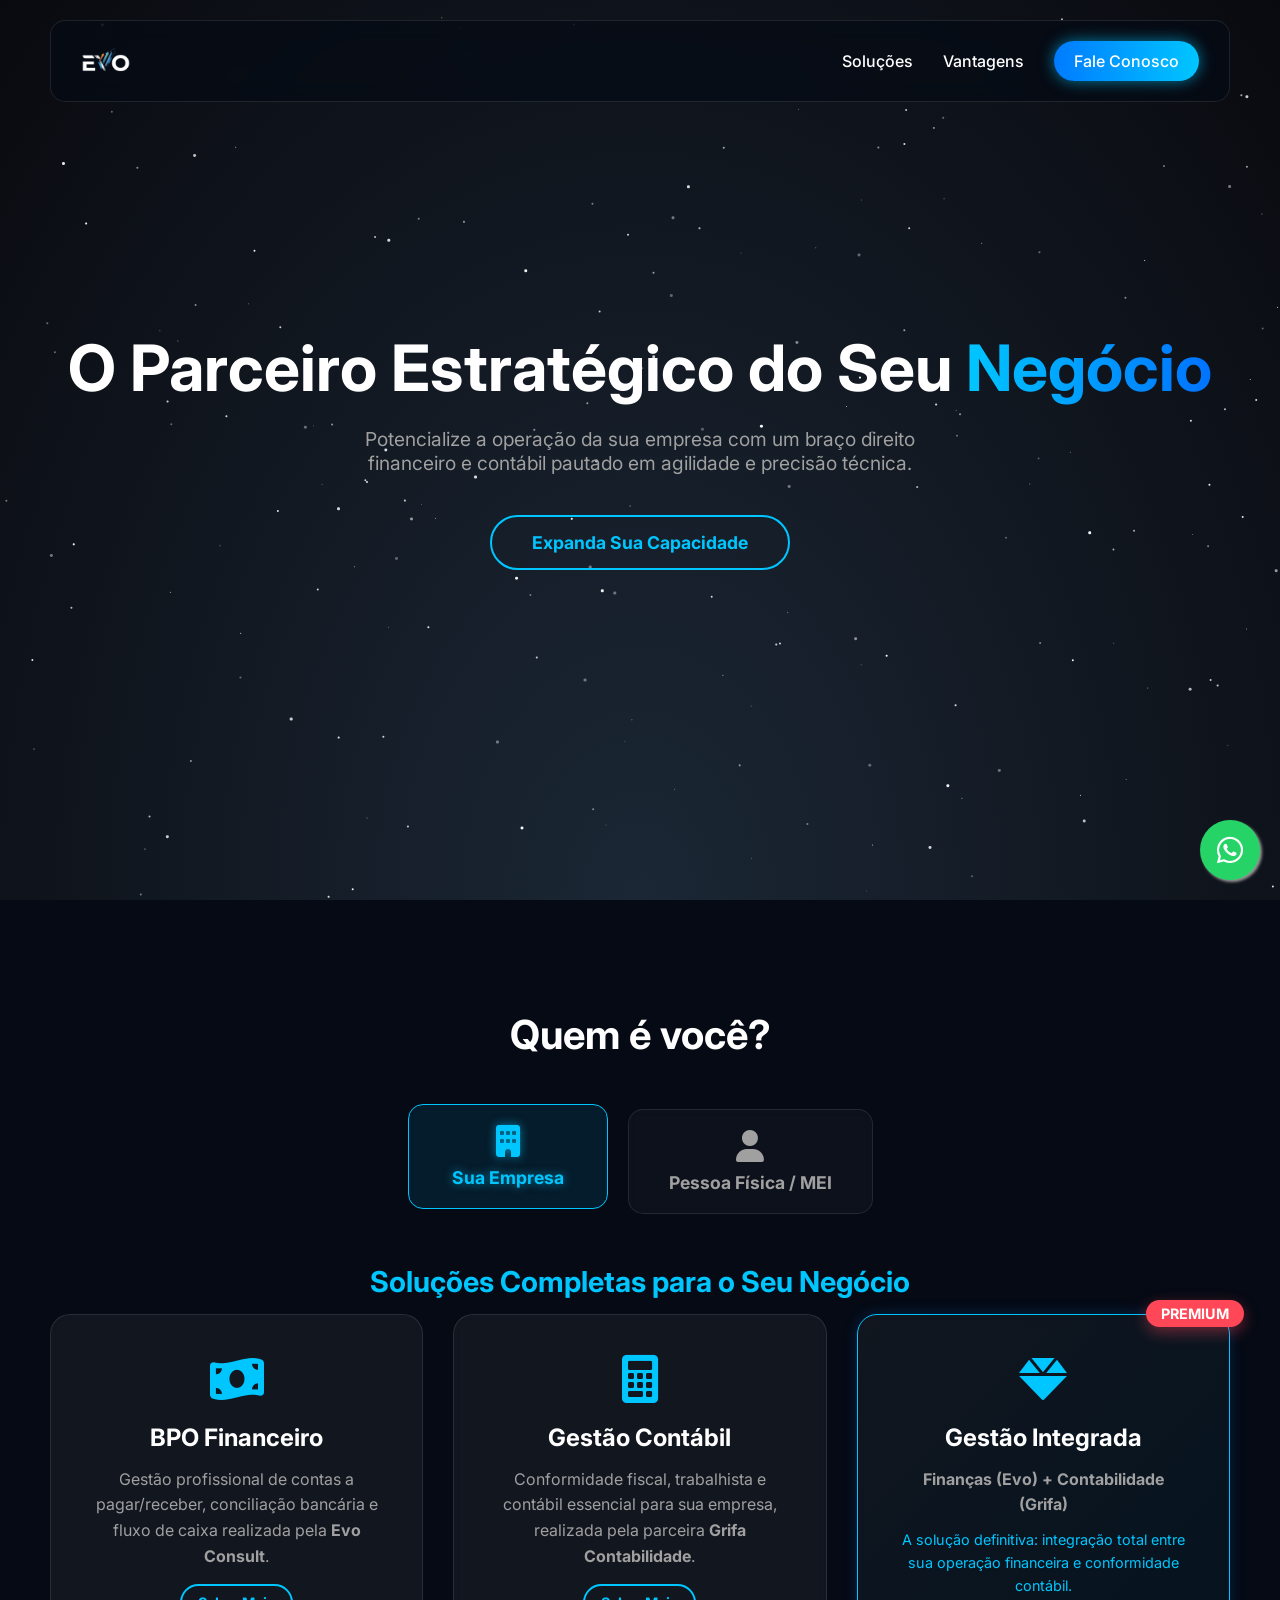
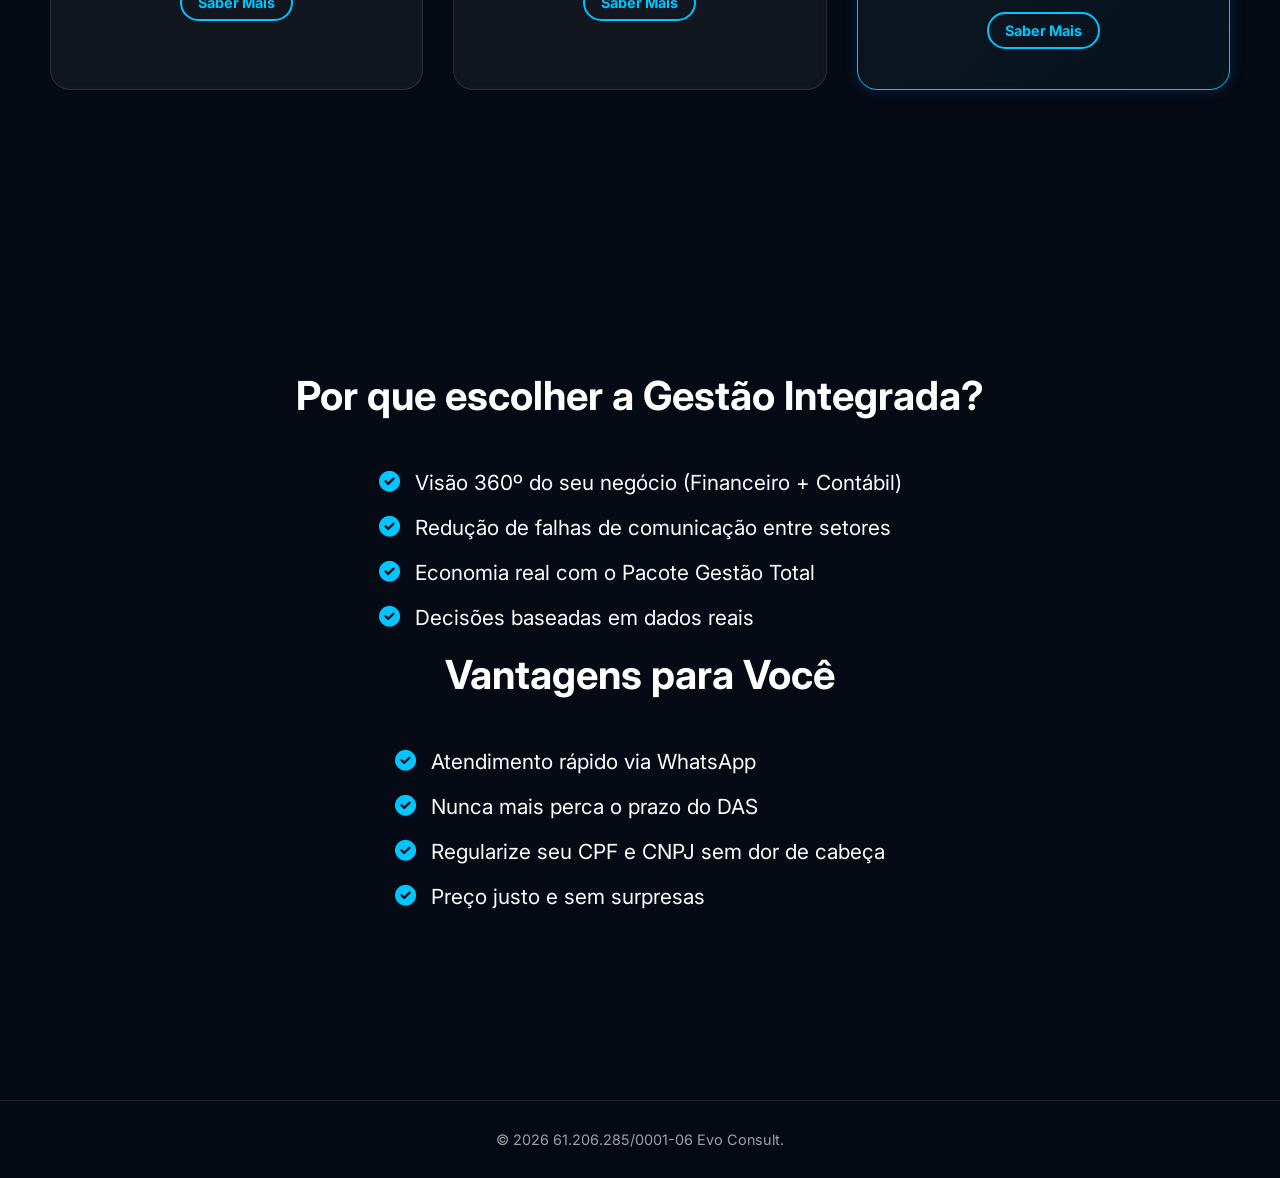
<file: index.html>
<!DOCTYPE html>
<html lang="pt-BR">

<head>
    <meta charset="UTF-8">
    <meta name="viewport" content="width=device-width, initial-scale=1.0">
    <title>Evo Consult | Soluções Estratégicas para você</title>
    <meta name="description"
        content="Evo Consult - Especialista em BPO Financeiro, Contabilidade Integrada e Declaração de Imposto de Renda (IRPF). Aliamos tecnologia e precisão técnica para seu negócio.">
    <meta name="keywords"
        content="BPO Financeiro, Contabilidade, Imposto de Renda IRPF, Gestão Financeira, Consultoria Estratégica, Grifa Contabilidade, Evo Consult, Escritório de Contabilidade, Declaração de IR, Gestão de Negócios">
    <meta property="og:title" content="Evo Consult | Soluções Estratégicas para você">
    <meta property="og:description"
        content="Potencialize a operação da sua empresa com um braço direito financeiro e contábil pautado em agilidade e precisão técnica.">
    <meta property="og:image" content="Evo Consult new.png">
    <meta property="og:url" content="https://evoconsult.com.br">
    <link rel="icon" href="icon.ico" type="image/x-icon">
    <link rel="stylesheet" href="style.css">
    <link href="https://fonts.googleapis.com/css2?family=Inter:wght@300;400;600;700&display=swap" rel="stylesheet">
    <link rel="stylesheet" href="https://cdnjs.cloudflare.com/ajax/libs/font-awesome/6.0.0/css/all.min.css">
</head>

<body>
    <div id="stars-container"></div>

    <header>
        <nav class="glass-nav">
            <a href="/" class="logo">
                <img src="Evo Consult new.png" alt="Evo Consult Logo">
            </a>
            <ul class="nav-links">
                <li><a href="#services">Soluções</a></li>
                <li><a href="#benefits">Vantagens</a></li>
                <li><a href="https://wa.me/5549991262782" class="cta-button" target="_blank">Fale Conosco</a></li>
            </ul>
        </nav>
    </header>

    <main>
        <section id="hero">
            <div class="hero-content">
                <h1>O Parceiro Estratégico do Seu <span class="gradient-text">Negócio</span></h1>
                <p>Potencialize a operação da sua empresa com um braço direito financeiro e contábil pautado em
                    agilidade e precisão técnica.</p>
                <a href="#services" class="hero-cta">Expanda Sua Capacidade</a>
            </div>
        </section>

        <section id="services">
            <h2 class="section-title">Quem é você?</h2>

            <!-- Segmentation Tabs -->
            <div class="segment-selector">
                <div class="segment-card active" data-target="empresas">
                    <i class="fas fa-building"></i>
                    <h3>Sua Empresa</h3>
                </div>
                <div class="segment-card" data-target="pf-mei">
                    <i class="fas fa-user"></i>
                    <h3>Pessoa Física / MEI</h3>
                </div>
            </div>

            <!-- Content Container -->
            <div id="services-content">

                <!-- COMPANIES -->
                <div class="service-block" id="empresas">
                    <h3 class="block-title">Soluções Completas para o Seu Negócio</h3>
                    <div class="cards-container">
                        <div class="card glass-card">
                            <i class="fas fa-money-bill-wave card-icon"></i>
                            <h3>BPO Financeiro</h3>
                            <p>Gestão profissional de contas a pagar/receber, conciliação bancária e fluxo de caixa
                                realizada pela <strong>Evo Consult</strong>.</p>
                            <a href="https://wa.me/5549991262782?text=olá, gostaria de saber mais sobre o BPO Financeiro da Evo para minha empresa"
                                target="_blank" class="hero-cta"
                                style="margin-top: 15px; font-size: 0.9rem; padding: 8px 16px;">Saber Mais</a>
                        </div>
                        <div class="card glass-card">
                            <i class="fas fa-calculator card-icon"></i>
                            <h3>Gestão Contábil</h3>
                            <p>Conformidade fiscal, trabalhista e contábil essencial para sua empresa, realizada pela
                                parceira <strong>Grifa Contabilidade</strong>.</p>
                            <a href="https://wa.me/5549991262782?text=olá, gostaria de saber mais sobre a Gestão Contábil (Grifa) para minha empresa"
                                target="_blank" class="hero-cta"
                                style="margin-top: 15px; font-size: 0.9rem; padding: 8px 16px;">Saber Mais</a>
                        </div>
                        <!-- BUNDLE -->
                        <div class="card glass-card highlight-border bundle-card">
                            <div class="discount-badge">PREMIUM</div>
                            <i class="fas fa-gem card-icon"></i>
                            <h3>Gestão Integrada</h3>
                            <p><strong>Finanças (Evo) + Contabilidade (Grifa)</strong></p>
                            <p class="bundle-desc">A solução definitiva: integração total entre sua operação financeira
                                e conformidade contábil.</p>
                            <a href="https://wa.me/5549991262782?text=olá, gostaria de saber mais sobre a Gestão Integrada (Evo + Grifa) para minha empresa"
                                target="_blank" class="hero-cta"
                                style="margin-top: 15px; font-size: 0.9rem; padding: 8px 16px;">Saber Mais</a>
                        </div>
                    </div>
                </div>

                <!-- PF / MEI -->
                <div class="service-block hidden" id="pf-mei">
                    <h3 class="block-title">Simplicidade para Você e seu MEI</h3>
                    <div class="cards-container">
                        <div class="card glass-card">
                            <i class="fas fa-store card-icon"></i>
                            <h3>Gestão MEI</h3>
                            <p>Envio de guias DAS via WhatsApp, suporte e regularização de pendências.</p>
                            <a href="mei.html" class="hero-cta"
                                style="margin-top: 20px; font-size: 0.9rem; padding: 10px 20px;">Ver Planos MEI</a>
                        </div>
                        <div class="card glass-card">
                            <i class="fas fa-file-contract card-icon"></i>
                            <h3>Obrigações Anuais</h3>
                            <p>Declaração Anual (DASN) e acompanhamento de faturamento.</p>
                            <a href="https://wa.me/5549991262782?text=olá, quero fazer a declaração anual do Mei com a Evo"
                                target="_blank" class="hero-cta"
                                style="margin-top: 20px; font-size: 0.9rem; padding: 10px 20px;">Quero Fazer a
                                Declaração Anual</a>
                        </div>
                        <div class="card glass-card">
                            <i class="fas fa-user-shield card-icon"></i>
                            <h3>Imposto de Renda</h3>
                            <p>Declaração de IRPF para pessoas físicas com segurança e análise de caixa.</p>
                            <a href="irpf.html" class="hero-cta"
                                style="margin-top: 20px; font-size: 0.9rem; padding: 10px 20px;">Ver Planos de IR</a>
                        </div>
                    </div>
                </div>

            </div>
        </section>

        <section id="benefits">
            <!-- Benefits: Empresas -->
            <div class="benefits-content benefits-block" id="benefits-empresas">
                <h2 class="section-title">Por que escolher a Gestão Integrada?</h2>
                <ul class="benefits-list">
                    <li><i class="fas fa-check-circle"></i> <span>Visão 360º do seu negócio (Financeiro +
                            Contábil)</span></li>
                    <li><i class="fas fa-check-circle"></i> <span>Redução de falhas de comunicação entre setores</span>
                    </li>
                    <li><i class="fas fa-check-circle"></i> <span>Economia real com o Pacote Gestão Total</span></li>
                    <li><i class="fas fa-check-circle"></i> <span>Decisões baseadas em dados reais</span></li>
                </ul>
            </div>

            <!-- Benefits: PF/MEI -->
            <div class="benefits-content benefits-block hidden" id="benefits-pf-mei">
                <h2 class="section-title">Vantagens para Você</h2>
                <ul class="benefits-list">
                    <li><i class="fas fa-check-circle"></i> <span>Atendimento rápido via WhatsApp</span></li>
                    <li><i class="fas fa-check-circle"></i> <span>Nunca mais perca o prazo do DAS</span></li>
                    <li><i class="fas fa-check-circle"></i> <span>Regularize seu CPF e CNPJ sem dor de cabeça</span>
                    </li>
                    <li><i class="fas fa-check-circle"></i> <span>Preço justo e sem surpresas</span></li>
                </ul>
            </div>
        </section>

    </main>

    <footer>
        <p>&copy; 2026 61.206.285/0001-06 Evo Consult.</p>
    </footer>

    <a href="https://wa.me/5549991262782" class="whatsapp-float" target="_blank">
        <i class="fab fa-whatsapp"></i>
    </a>

    <script src="script.js"></script>
</body>

</html>
</file>
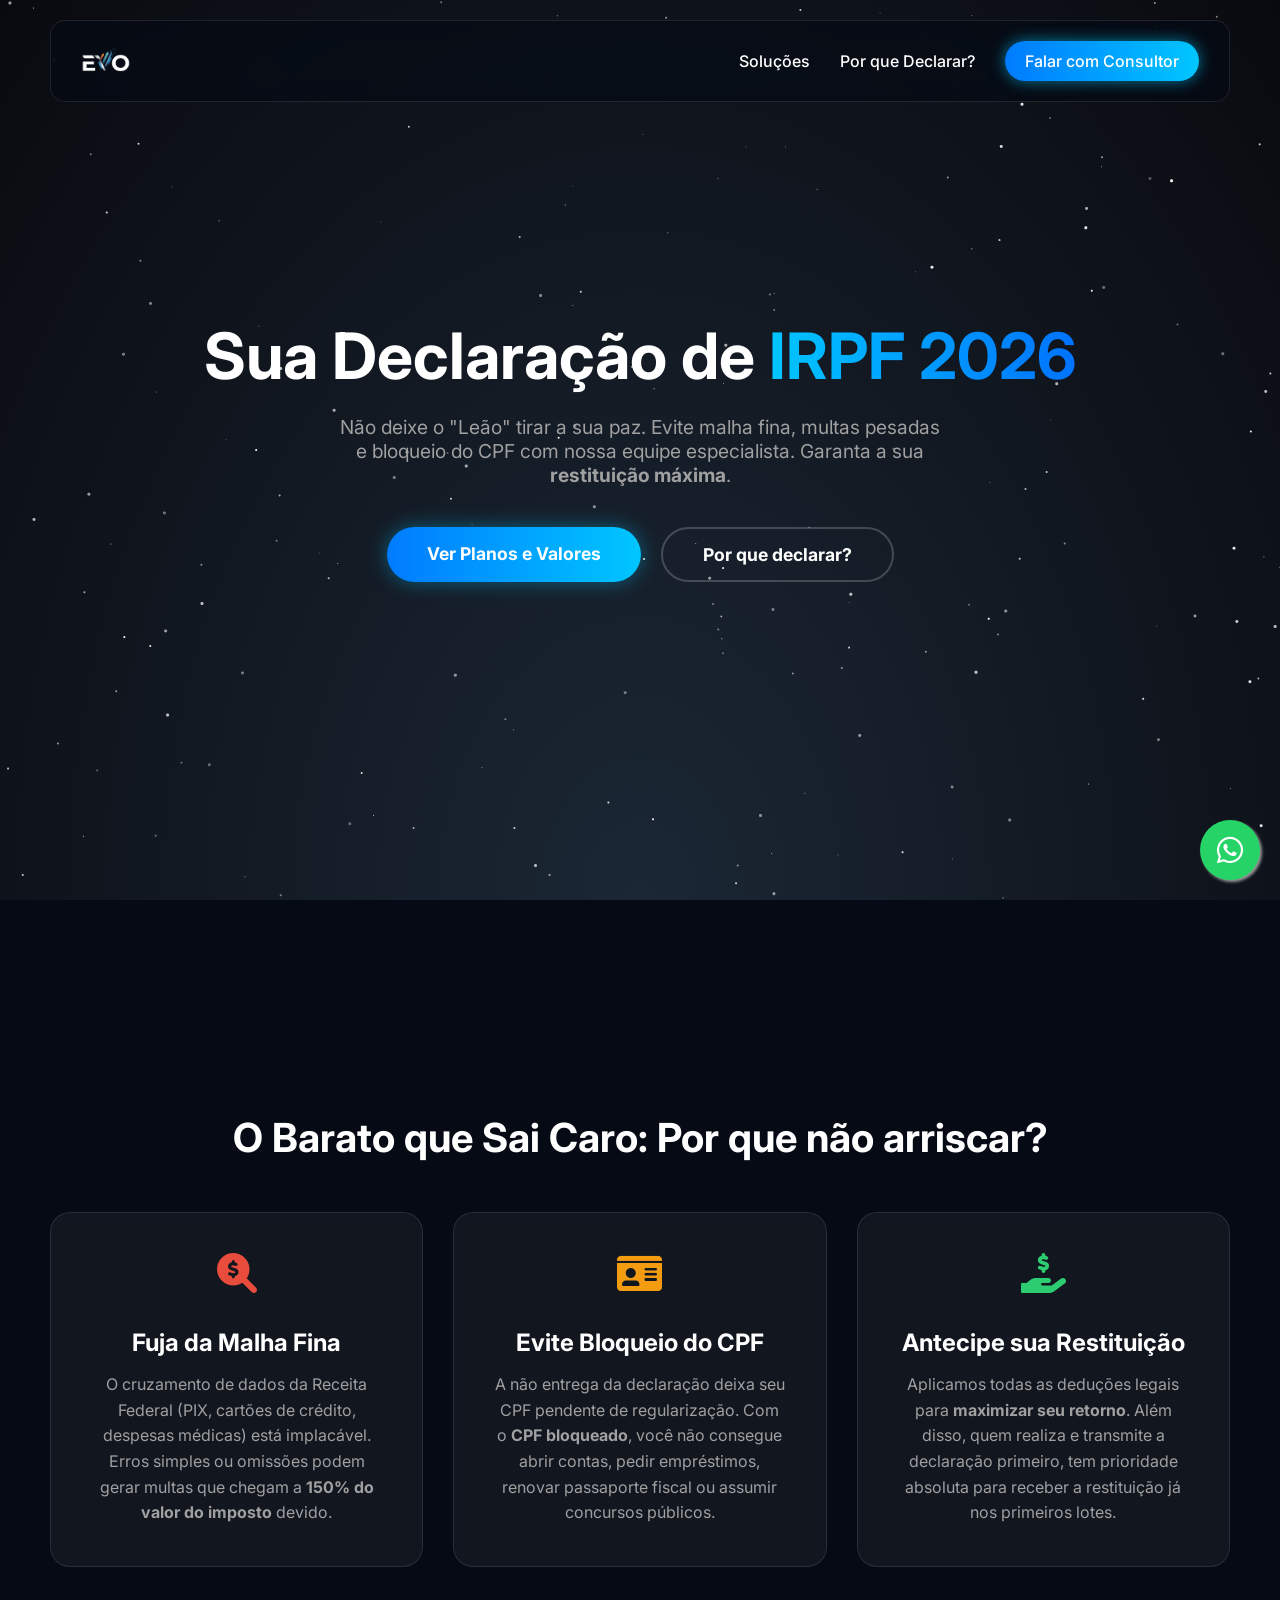
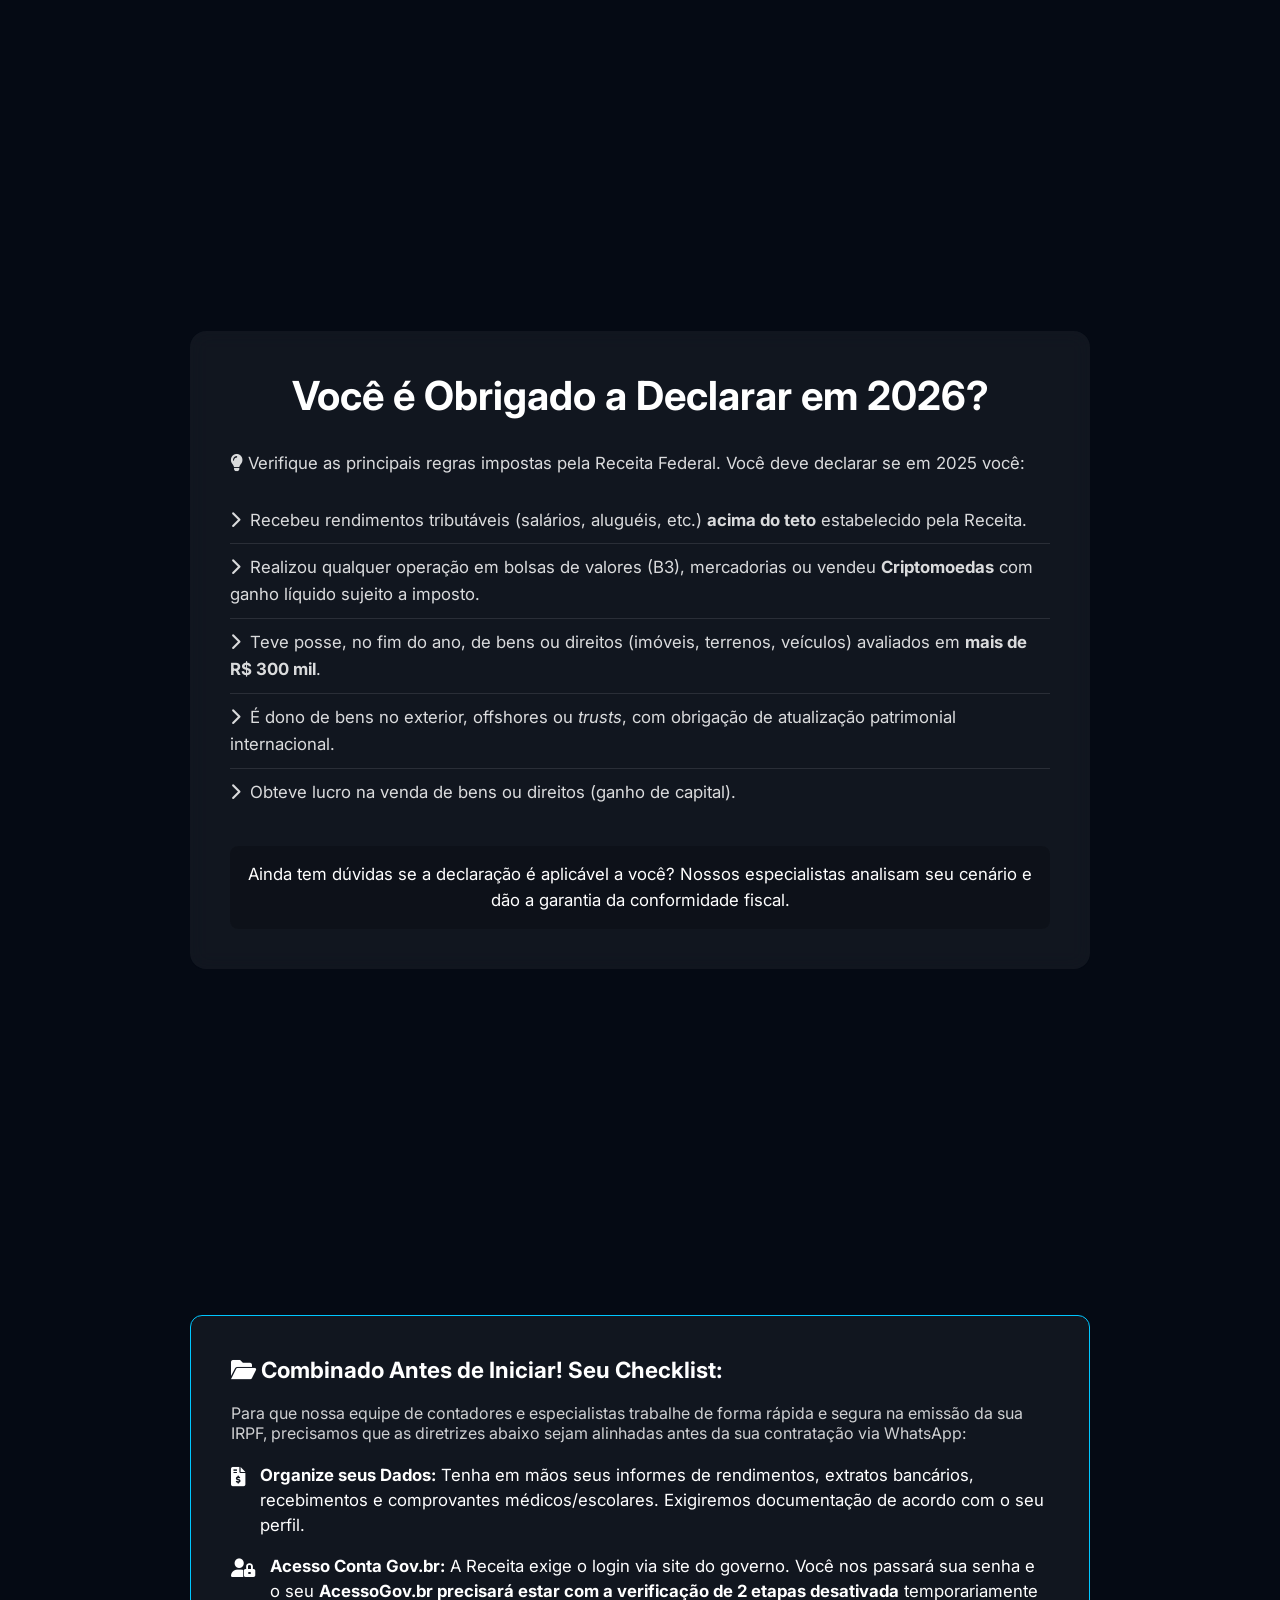
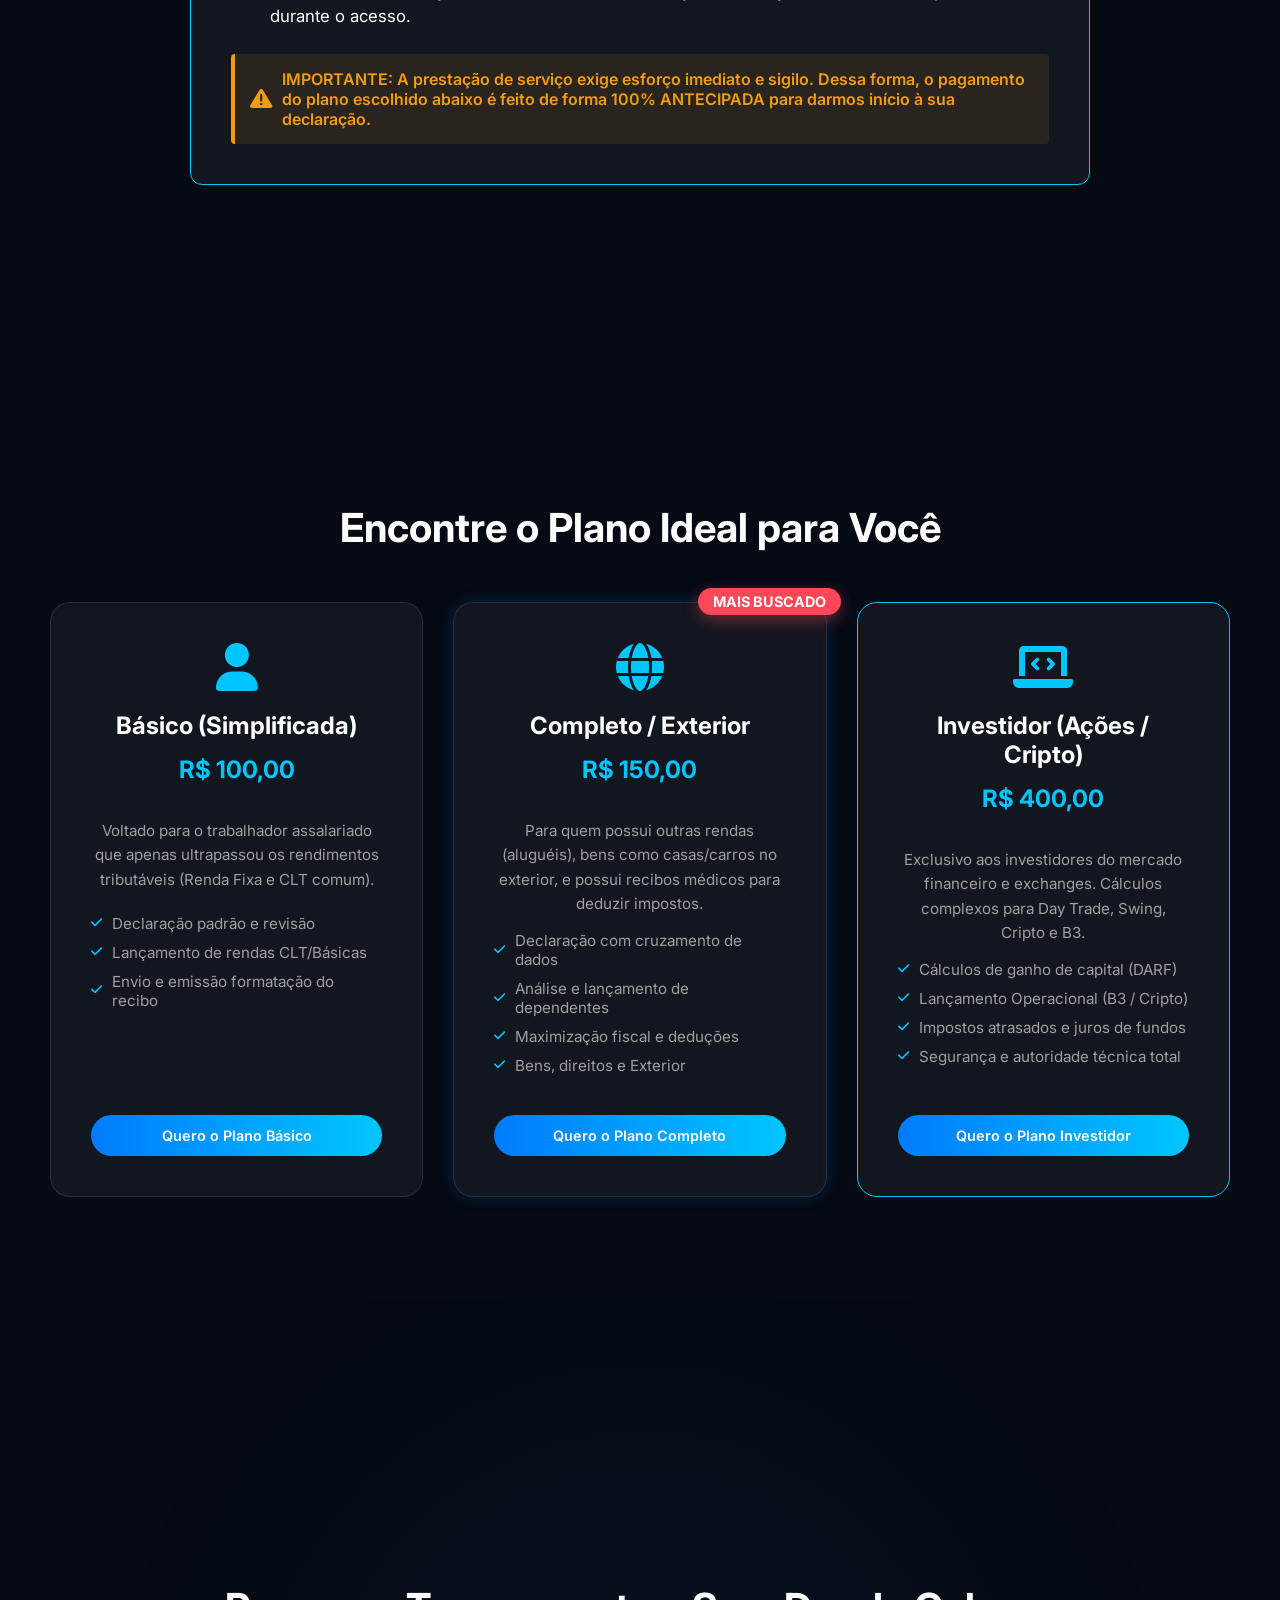
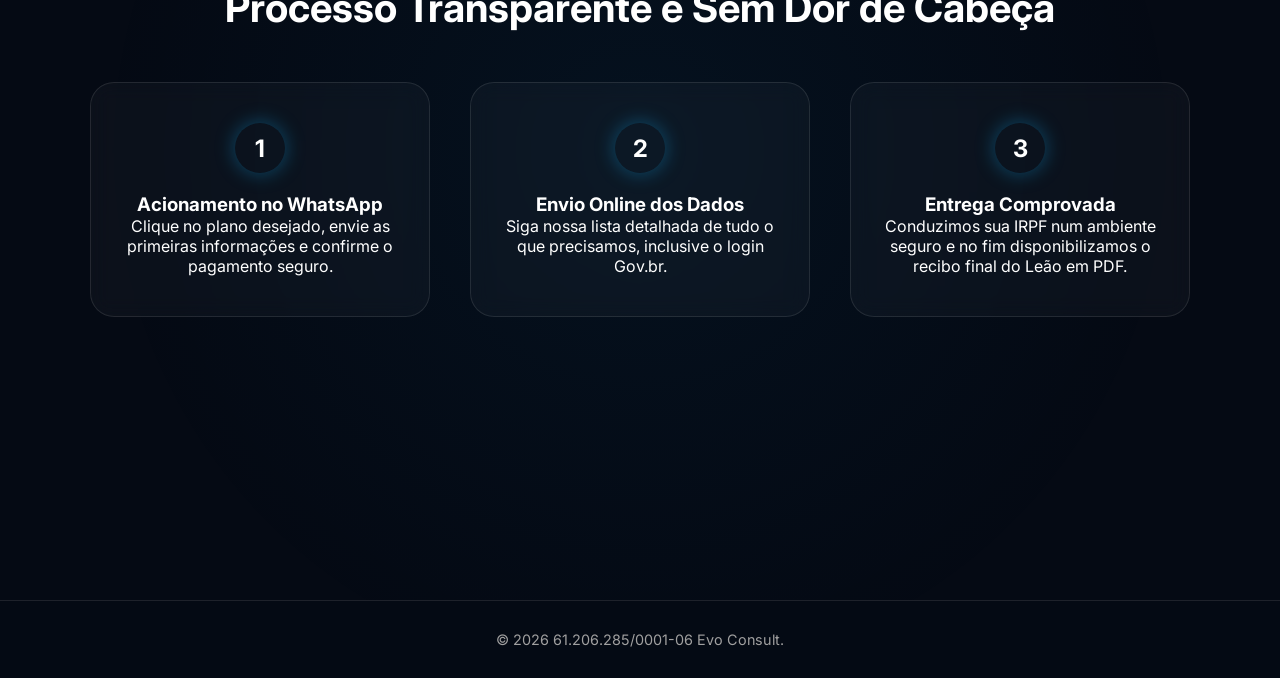
<file: irpf.html>
<!DOCTYPE html>
<html lang="pt-BR">

<head>
    <meta charset="UTF-8">
    <meta name="viewport" content="width=device-width, initial-scale=1.0">
    <title>Declaração de Imposto de Renda 2026 | Evo Consult Especialistas IRPF</title>
    <meta name="description"
        content="Faça sua Declaração de Imposto de Renda (IRPF) 2026 com especialistas. Evite a malha fina, multas, bloqueio de CPF e antecipe sua restituição. Planos para assalariados, investidores (B3 e Cripto) e bens no exterior.">
    <meta name="keywords"
        content="Imposto de Renda 2026, Declaração de IRPF, Contador para Imposto de Renda, Malha Fina, Restituição IRPF, Criptomoedas, Ações, B3, Regularizar CPF, Evo Consult">
    <meta property="og:title" content="Imposto de Renda 2026: Segurança e Agilidade com a Evo Consult">
    <meta property="og:description"
        content="Evite dores de cabeça com a Receita Federal. Declare seu Imposto de Renda com segurança, não caia na malha fina e garanta a melhor restituição possível.">
    <meta property="og:image" content="Evo Consult new.png">
    <link rel="icon" href="icon.ico" type="image/x-icon">
    <link rel="stylesheet" href="style.css">
    <link href="https://fonts.googleapis.com/css2?family=Inter:wght@300;400;600;700&display=swap" rel="stylesheet">
    <link rel="stylesheet" href="https://cdnjs.cloudflare.com/ajax/libs/font-awesome/6.0.0/css/all.min.css">
    <style>
        /* Checklist box styling */
        .checklist-box {
            background: rgba(255, 255, 255, 0.05);
            border: 1px solid var(--secondary-blue);
            border-radius: 12px;
            padding: 40px;
            text-align: left;
            max-width: 900px;
            width: 100%;
            margin: 0 auto;
            position: relative;
            overflow: hidden;
        }
        .checklist-box::before {
            content: '';
            position: absolute;
            top: 0;
            left: 0;
            width: 5px;
            height: 100%;
            background: var(--primary-color);
        }
        .checklist-box h3 {
            color: var(--primary-color);
            margin-bottom: 20px;
            font-size: 1.4rem;
        }
        .checklist-box ul {
            list-style: none;
            padding: 0;
            margin: 0;
        }
        .checklist-box ul li {
            margin-bottom: 15px;
            display: flex;
            align-items: flex-start;
            font-size: 1.05rem;
            line-height: 1.5;
        }
        .checklist-box ul li i {
            color: var(--primary-color);
            margin-top: 4px;
            margin-right: 15px;
            font-size: 1.2rem;
        }
        .checklist-box .warning-text {
            background: rgba(243, 156, 18, 0.1);
            border-left: 4px solid #f39c12;
            padding: 15px;
            border-radius: 4px;
            color: #f39c12;
            font-weight: 600;
            margin-top: 25px;
            display: flex;
            align-items: center;
        }
        .checklist-box .warning-text i {
            margin-right: 10px;
            font-size: 1.4rem;
        }

        /* Information Box styling */
        .info-box {
            background: var(--glass-bg);
            border: var(--glass-border);
            backdrop-filter: blur(10px);
            -webkit-backdrop-filter: blur(10px);
            border-radius: 16px;
            padding: 40px;
            max-width: 900px;
            margin: 0 auto;
            text-align: left;
        }
        .info-box ul li {
            padding: 10px 0;
            border-bottom: 1px solid rgba(255, 255, 255, 0.1);
        }
        .info-box ul li:last-child {
            border-bottom: none;
        }

        @media (max-width: 768px) {
            .checklist-box {
                padding: 25px;
            }
            .info-box {
                padding: 25px;
            }
        }
    </style>
</head>

<body>
    <div id="stars-container"></div>

    <header>
        <nav class="glass-nav">
            <a href="index.html" class="logo">
                <img src="Evo Consult new.png" alt="Evo Consult Logo">
            </a>
            <ul class="nav-links">
                <li><a href="index.html#services">Soluções</a></li>
                <li><a href="#gatilhos">Por que Declarar?</a></li>
                <li><a href="https://wa.me/5549991262782" class="cta-button" target="_blank">Falar com Consultor</a></li>
            </ul>
        </nav>
    </header>

    <main>
        <!-- HERO SECTION -->
        <section id="hero">
            <div class="hero-content fade-in-up">
                <h1>Sua Declaração de <span class="gradient-text">IRPF 2026</span></h1>
                <p>Não deixe o "Leão" tirar a sua paz. Evite malha fina, multas pesadas e bloqueio do CPF com nossa equipe especialista. Garanta a sua <strong>restituição máxima</strong>.</p>
                <div style="margin-top: 40px; display: flex; gap: 20px; flex-wrap: wrap; justify-content: center;">
                    <a href="#irpf-plans" class="hero-cta" style="background: linear-gradient(90deg, var(--primary-blue), var(--secondary-blue)); color: white; border: none; padding: 16px 40px; box-shadow: 0 0 20px rgba(0, 198, 255, 0.4);">Ver Planos e Valores</a>
                    <a href="#gatilhos" class="hero-cta" style="border: 2px solid rgba(255, 255, 255, 0.2); color: white;">Por que declarar?</a>
                </div>
            </div>
        </section>

        <!-- TRIGGERS / GATILHOS (SEO & CONVERSÃO MENTAL) -->
        <section id="gatilhos" style="padding-top: 80px;">
            <h2 class="section-title fade-in-up">O Barato que Sai Caro: Por que não arriscar?</h2>
            <div class="cards-container">
                <div class="card glass-card fade-in-up stagger-1">
                    <i class="fas fa-search-dollar card-icon" style="color: #e74c3c; font-size: 2.5rem;"></i>
                    <h3 style="margin-top: 15px;">Fuja da Malha Fina</h3>
                    <p>O cruzamento de dados da Receita Federal (PIX, cartões de crédito, despesas médicas) está implacável. Erros simples ou omissões podem gerar multas que chegam a <strong>150% do valor do imposto</strong> devido.</p>
                </div>
                <div class="card glass-card fade-in-up stagger-2">
                    <i class="fas fa-id-card card-icon" style="color: #f39c12; font-size: 2.5rem;"></i>
                    <h3 style="margin-top: 15px;">Evite Bloqueio do CPF</h3>
                    <p>A não entrega da declaração deixa seu CPF pendente de regularização. Com o <strong>CPF bloqueado</strong>, você não consegue abrir contas, pedir empréstimos, renovar passaporte fiscal ou assumir concursos públicos.</p>
                </div>
                <div class="card glass-card fade-in-up stagger-3">
                    <i class="fas fa-hand-holding-usd card-icon" style="color: #2ecc71; font-size: 2.5rem;"></i>
                    <h3 style="margin-top: 15px;">Antecipe sua Restituição</h3>
                    <p>Aplicamos todas as deduções legais para <strong>maximizar seu retorno</strong>. Além disso, quem realiza e transmite a declaração primeiro, tem prioridade absoluta para receber a restituição já nos primeiros lotes.</p>
                </div>
            </div>
        </section>

        <!-- QUEM DEVE DECLARAR -->
        <section id="obrigacao" style="padding-top: 100px; padding-left: 20px; padding-right: 20px;">
            <div class="info-box fade-in-up stagger-1">
                <h2 class="section-title" style="margin-bottom: 30px; text-align: center; color: #fff;">Você é Obrigado a Declarar em 2026?</h2>
                <div style="font-size: 1.05rem; line-height: 1.6; color: rgba(255,255,255,0.85);">
                    <p style="margin-bottom: 20px;"><i class="fas fa-lightbulb" style="color: var(--primary-color);"></i> Verifique as principais regras impostas pela Receita Federal. Você deve declarar se em 2025 você:</p>
                    <ul style="list-style: none; padding: 0;">
                        <li><i class="fas fa-chevron-right" style="color: var(--primary-color); margin-right: 10px;"></i>Recebeu rendimentos tributáveis (salários, aluguéis, etc.) <strong>acima do teto</strong> estabelecido pela Receita.</li>
                        <li><i class="fas fa-chevron-right" style="color: var(--primary-color); margin-right: 10px;"></i>Realizou qualquer operação em bolsas de valores (B3), mercadorias ou vendeu <strong>Criptomoedas</strong> com ganho líquido sujeito a imposto.</li>
                        <li><i class="fas fa-chevron-right" style="color: var(--primary-color); margin-right: 10px;"></i>Teve posse, no fim do ano, de bens ou direitos (imóveis, terrenos, veículos) avaliados em <strong>mais de R$ 300 mil</strong>.</li>
                        <li><i class="fas fa-chevron-right" style="color: var(--primary-color); margin-right: 10px;"></i>É dono de bens no exterior, offshores ou <i>trusts</i>, com obrigação de atualização patrimonial internacional.</li>
                        <li><i class="fas fa-chevron-right" style="color: var(--primary-color); margin-right: 10px;"></i>Obteve lucro na venda de bens ou direitos (ganho de capital).</li>
                    </ul>
                    <p style="margin-top: 30px; font-weight: 400; text-align: center; color: #fff; background: rgba(0,0,0,0.2); padding: 15px; border-radius: 8px;">Ainda tem dúvidas se a declaração é aplicável a você? Nossos especialistas analisam seu cenário e dão a garantia da conformidade fiscal.</p>
                </div>
            </div>
        </section>

        <!-- CHECKLIST PRÉ-CONTRATAÇÃO -->
        <section id="preparacao" style="padding-top: 100px; padding-left: 20px; padding-right: 20px;">
            <div class="checklist-box fade-in-up stagger-1">
                <h3><i class="fas fa-folder-open"></i> Combinado Antes de Iniciar! Seu Checklist:</h3>
                <p style="margin-bottom: 20px; font-size: 1rem; color: rgba(255,255,255,0.8);">Para que nossa equipe de contadores e especialistas trabalhe de forma rápida e segura na emissão da sua IRPF, precisamos que as diretrizes abaixo sejam alinhadas antes da sua contratação via WhatsApp:</p>
                <ul>
                    <li><i class="fas fa-file-invoice-dollar"></i> <span><strong>Organize seus Dados:</strong> Tenha em mãos seus informes de rendimentos, extratos bancários, recebimentos e comprovantes médicos/escolares. Exigiremos documentação de acordo com o seu perfil.</span></li>
                    <li><i class="fas fa-user-lock"></i> <span><strong>Acesso Conta Gov.br:</strong> A Receita exige o login via site do governo. Você nos passará sua senha e o seu <strong>AcessoGov.br precisará estar com a verificação de 2 etapas desativada</strong> temporariamente durante o acesso.</span></li>
                </ul>
                <div class="warning-text">
                    <i class="fas fa-exclamation-triangle"></i> IMPORTANTE: A prestação de serviço exige esforço imediato e sigilo. Dessa forma, o pagamento do plano escolhido abaixo é feito de forma 100% ANTECIPADA para darmos início à sua declaração.
                </div>
            </div>
        </section>

        <!-- PRICING SECTION -->
        <section id="irpf-plans" style="padding-top: 100px;">
            <h2 class="section-title fade-in-up">Encontre o Plano Ideal para Você</h2>
            <div class="cards-container">
                <!-- SIMPLIFICADA -->
                <div class="card glass-card fade-in-up stagger-1">
                    <i class="fas fa-user card-icon"></i>
                    <h3>Básico (Simplificada)</h3>
                    <span class="price">R$ 100,00</span>
                    <p style="font-size: 0.95rem; margin: 15px 0; color: var(--text-muted); min-height: 80px;">
                        Voltado para o trabalhador assalariado que apenas ultrapassou os rendimentos tributáveis (Renda Fixa e CLT comum).
                    </p>
                    <ul class="service-list">
                        <li><i class="fas fa-check"></i> Declaração padrão e revisão</li>
                        <li><i class="fas fa-check"></i> Lançamento de rendas CLT/Básicas</li>
                        <li><i class="fas fa-check"></i> Envio e emissão formatação do recibo</li>
                    </ul>
                    <a href="https://wa.me/5549991262782?text=Olá, desejo contratar o plano Simplificado (R$100). Estou ciente sobre os documentos, o acesso Gov.br sem 2 etapas e o pagamento antecipado."
                        target="_blank" class="plan-card-link">Quero o Plano Básico</a>
                </div>

                <!-- COMPLETA -->
                <div class="card glass-card highlight-border fade-in-up stagger-2">
                    <div class="discount-badge">MAIS BUSCADO</div>
                    <i class="fas fa-globe card-icon"></i>
                    <h3>Completo / Exterior</h3>
                    <span class="price">R$ 150,00</span>
                    <p style="font-size: 0.95rem; margin: 15px 0; color: var(--text-muted); min-height: 80px;">
                        Para quem possui outras rendas (aluguéis), bens como casas/carros no exterior, e possui recibos médicos para deduzir impostos.
                    </p>
                    <ul class="service-list">
                        <li><i class="fas fa-check"></i> Declaração com cruzamento de dados</li>
                        <li><i class="fas fa-check"></i> Análise e lançamento de dependentes</li>
                        <li><i class="fas fa-check"></i> Maximização fiscal e deduções</li>
                        <li><i class="fas fa-check"></i> Bens, direitos e Exterior</li>
                    </ul>
                    <a href="https://wa.me/5549991262782?text=Olá, desejo contratar o plano Completo/Exterior (R$150). Estou ciente sobre os documentos, o acesso Gov.br sem 2 etapas e o pagamento antecipado."
                        target="_blank" class="plan-card-link">Quero o Plano Completo</a>
                </div>

                <!-- AÇÕES E CRIPTO -->
                <div class="card glass-card fade-in-up stagger-3" style="border: 1px solid var(--secondary-blue);">
                    <i class="fas fa-laptop-code card-icon"></i>
                    <h3>Investidor (Ações / Cripto)</h3>
                    <span class="price">R$ 400,00</span>
                    <p style="font-size: 0.95rem; margin: 15px 0; color: var(--text-muted); min-height: 80px;">
                        Exclusivo aos investidores do mercado financeiro e exchanges. Cálculos complexos para Day Trade, Swing, Cripto e B3.
                    </p>
                    <ul class="service-list">
                        <li><i class="fas fa-check"></i> Cálculos de ganho de capital (DARF)</li>
                        <li><i class="fas fa-check"></i> Lançamento Operacional (B3 / Cripto)</li>
                        <li><i class="fas fa-check"></i> Impostos atrasados e juros de fundos</li>
                        <li><i class="fas fa-check"></i> Segurança e autoridade técnica total</li>
                    </ul>
                    <a href="https://wa.me/5549991262782?text=Olá, desejo contratar o plano Investidor Ações/Cripto (R$400). Estou ciente sobre os documentos, o acesso Gov.br sem 2 etapas e o pagamento antecipado."
                        target="_blank" class="plan-card-link">Quero o Plano Investidor</a>
                </div>
            </div>
        </section>

        <!-- STEPS E GARANTIA -->
        <section id="mei-steps" style="padding-top: 100px;">
            <h2 class="section-title fade-in-up">Processo Transparente e Sem Dor de Cabeça</h2>
            <div class="step-container">
                <div class="step-card fade-in-up stagger-1">
                    <div class="step-number">1</div>
                    <h3>Acionamento no WhatsApp</h3>
                    <p>Clique no plano desejado, envie as primeiras informações e confirme o pagamento seguro.</p>
                </div>
                <div class="step-card fade-in-up stagger-2">
                    <div class="step-number">2</div>
                    <h3>Envio Online dos Dados</h3>
                    <p>Siga nossa lista detalhada de tudo o que precisamos, inclusive o login Gov.br.</p>
                </div>
                <div class="step-card fade-in-up stagger-3">
                    <div class="step-number">3</div>
                    <h3>Entrega Comprovada</h3>
                    <p>Conduzimos sua IRPF num ambiente seguro e no fim disponibilizamos o recibo final do Leão em PDF.</p>
                </div>
            </div>
        </section>

    </main>

    <footer>
        <p>&copy; 2026 61.206.285/0001-06 Evo Consult.</p>
    </footer>

    <a href="https://wa.me/5549991262782" class="whatsapp-float" target="_blank">
        <i class="fab fa-whatsapp"></i>
    </a>

    <script src="script.js"></script>
</body>

</html>
</file>
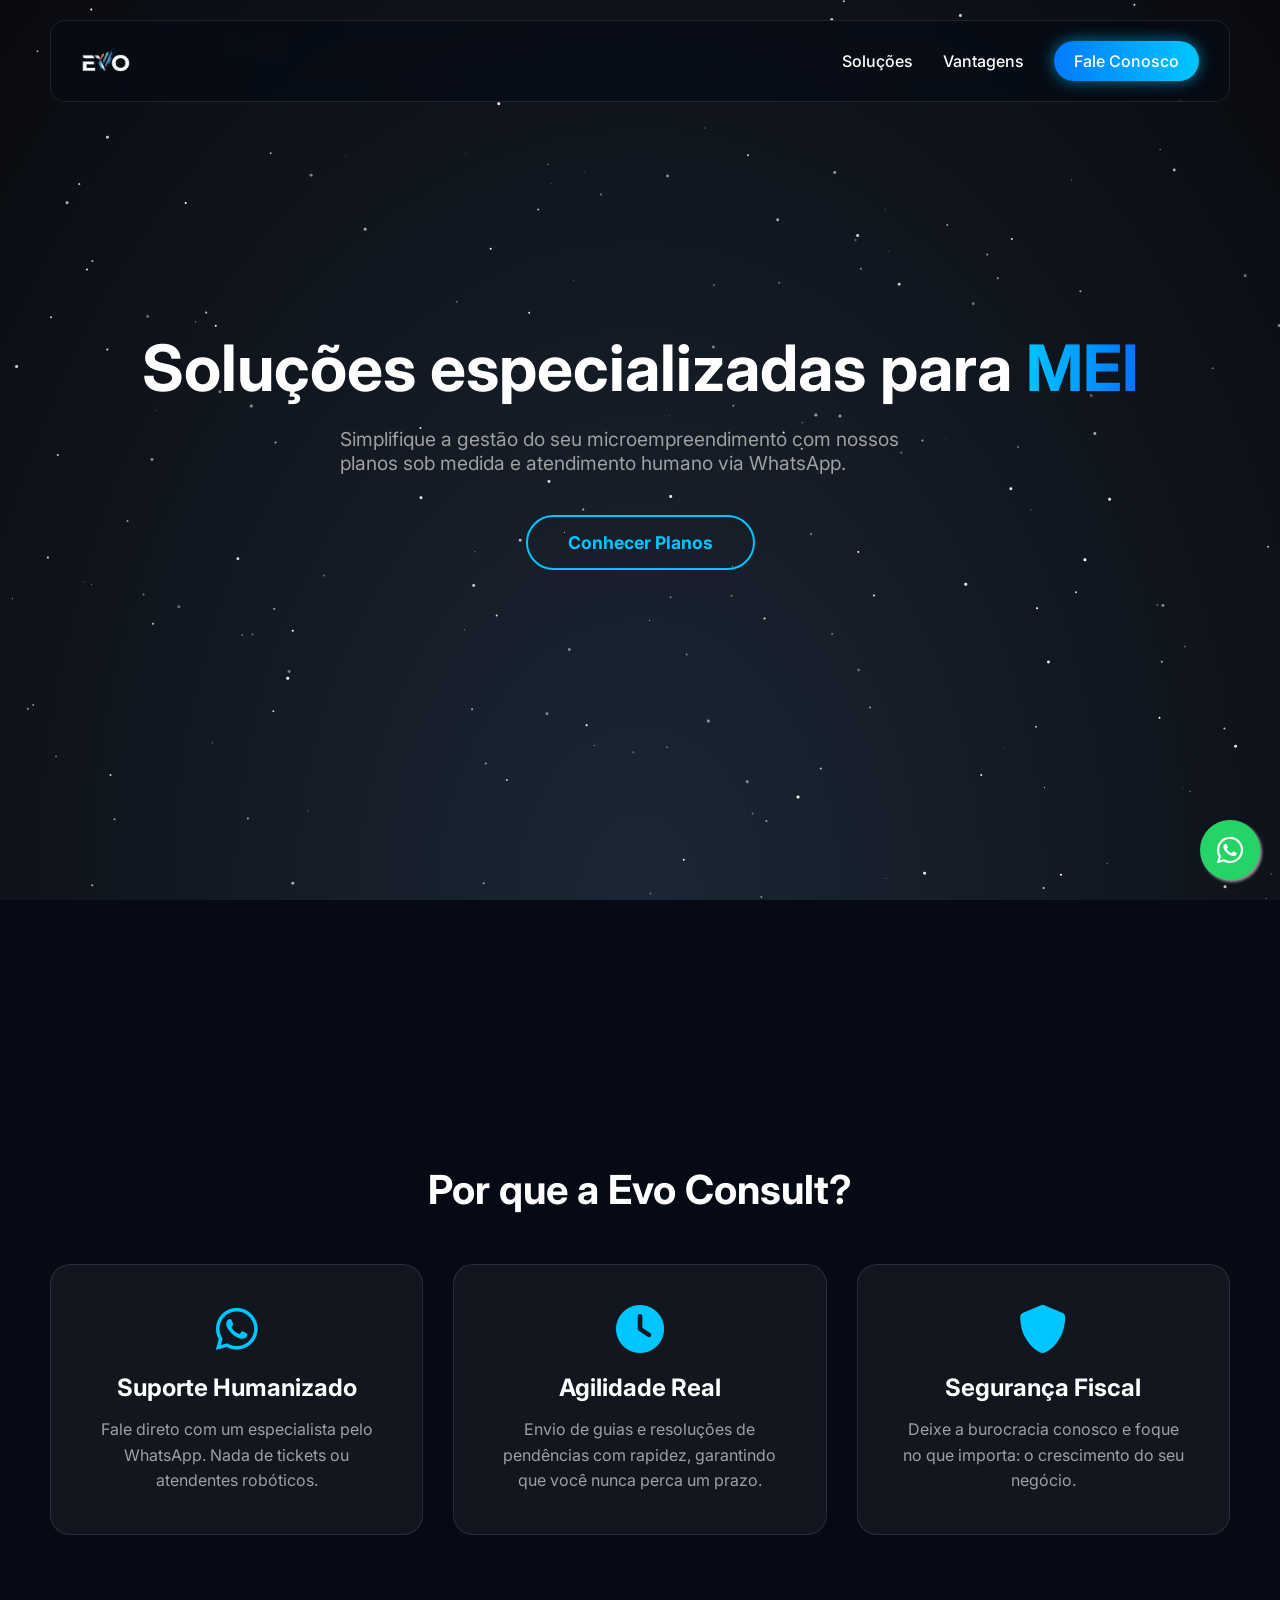
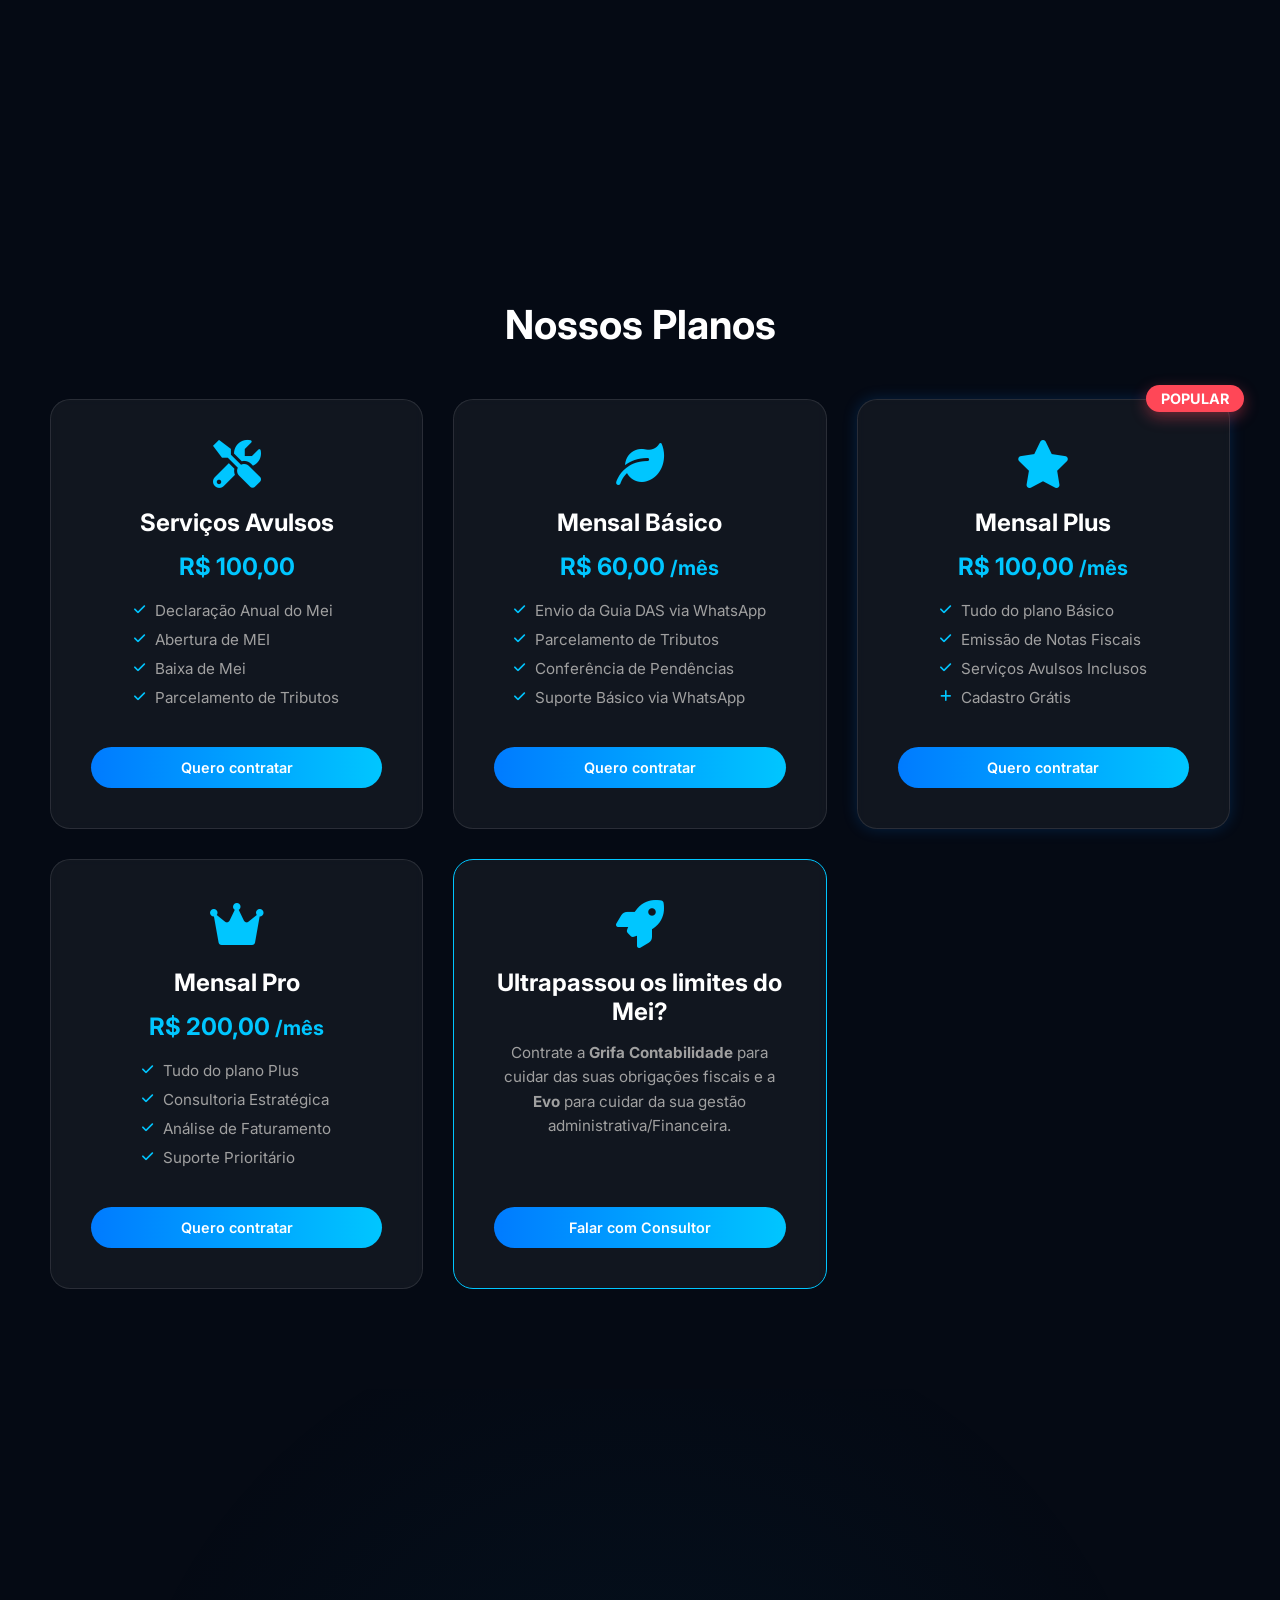
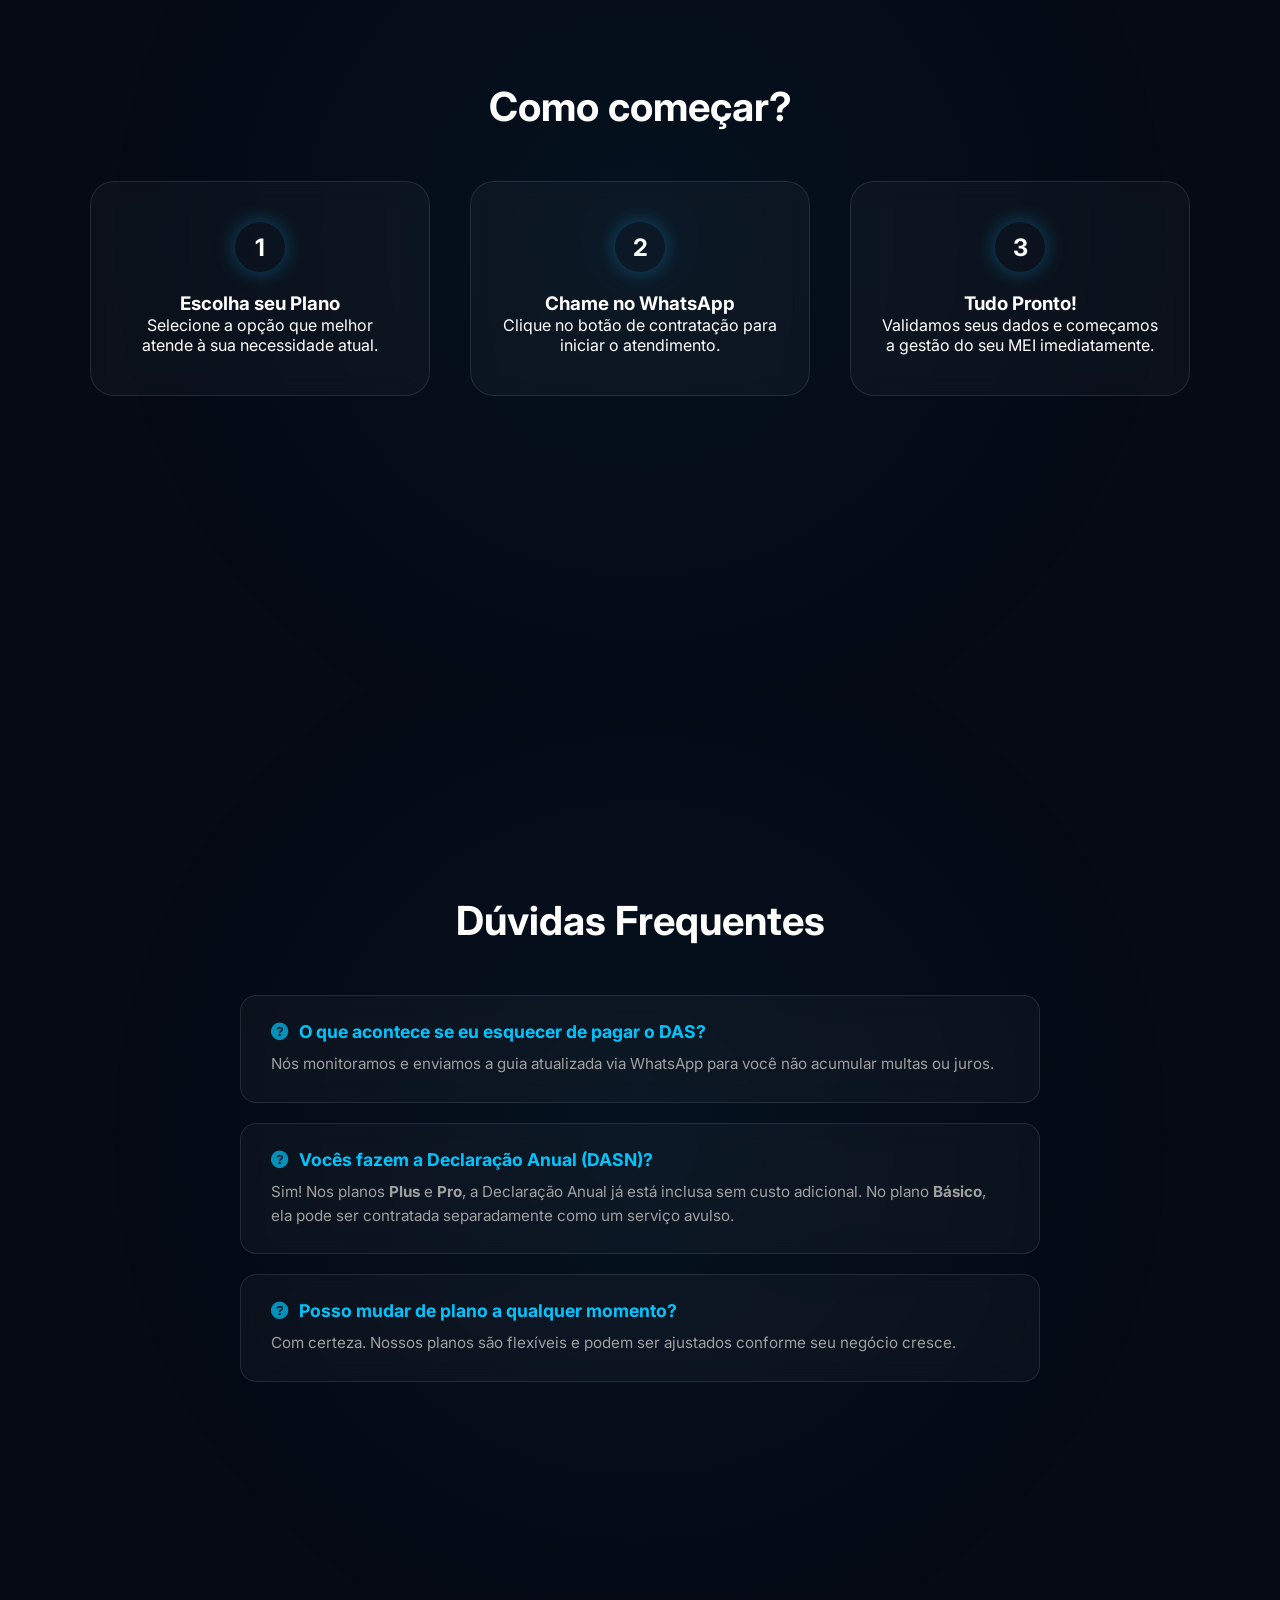
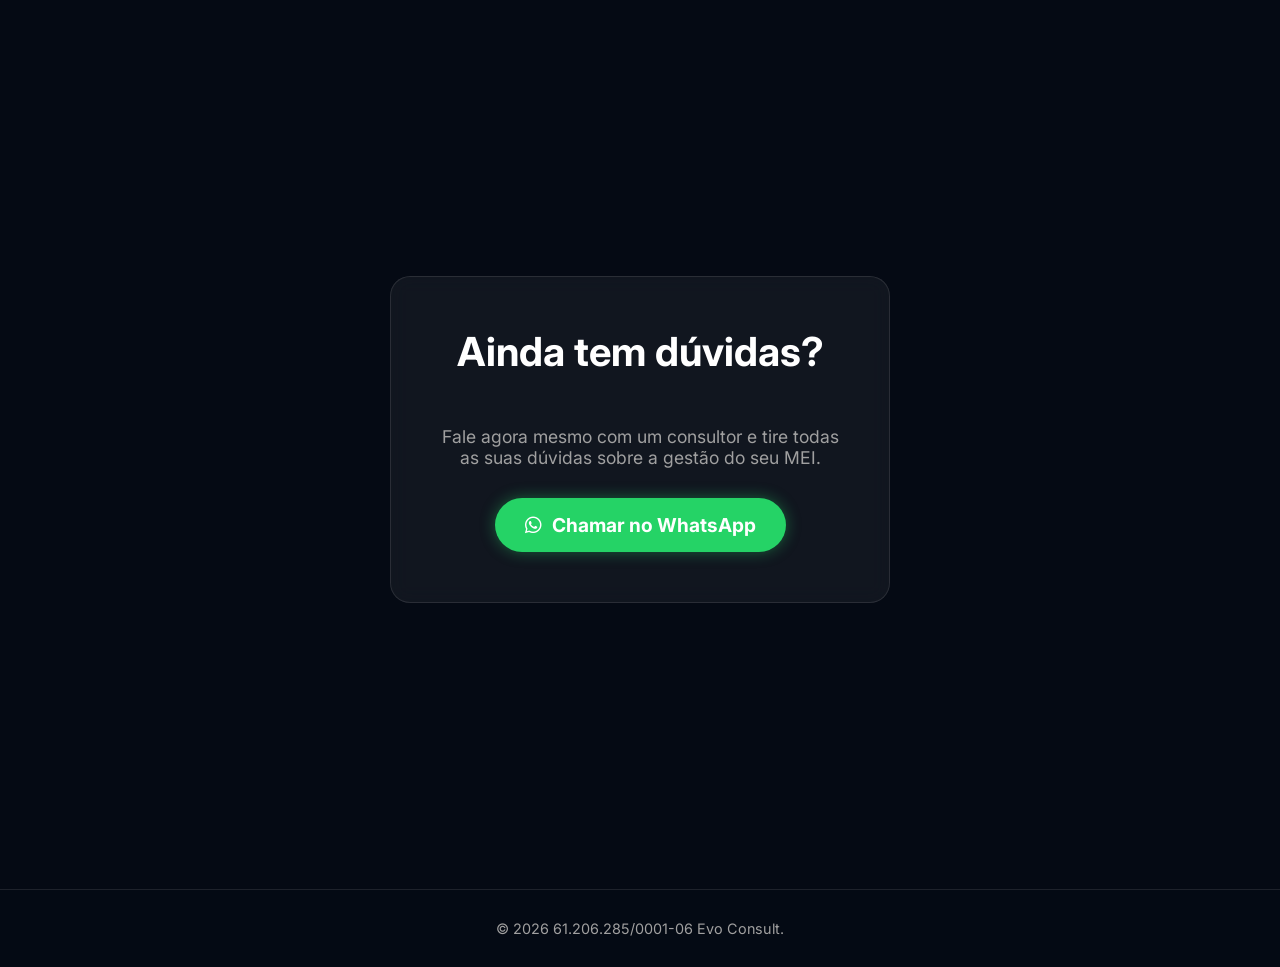
<file: mei.html>
<!DOCTYPE html>
<html lang="pt-BR">

<head>
    <meta charset="UTF-8">
    <meta name="viewport" content="width=device-width, initial-scale=1.0">
    <title>Evo Consult | Soluções Estratégicas para você</title>
    <meta name="description"
        content="Evo Consult - Gestão Completa para MEI, Contabilidade e Imposto de Renda. Tenha segurança com sua Declaração Anual (DASN), guias DAS e regularização via WhatsApp.">
    <meta name="keywords"
        content="Gestão MEI, Declaração Anual dasn, DAS MEI, Regularização MEI, Imposto de Renda IRPF, Contabilidade MEI, Microempreendedor Individual, Evo Consult">
    <meta property="og:title" content="Evo Consult | Soluções para seu MEI">
    <meta property="og:description"
        content="Simplifique a gestão do seu MEI com planos focados na sua necessidade e suporte direto via WhatsApp.">
    <meta property="og:image" content="Evo Consult new.png">
    <link rel="icon" href="icon.ico" type="image/x-icon">
    <link rel="stylesheet" href="style.css">
    <link href="https://fonts.googleapis.com/css2?family=Inter:wght@300;400;600;700&display=swap" rel="stylesheet">
    <link rel="stylesheet" href="https://cdnjs.cloudflare.com/ajax/libs/font-awesome/6.0.0/css/all.min.css">
</head>

<body>
    <div id="stars-container"></div>

    <header>
        <nav class="glass-nav">
            <a href="index.html" class="logo">
                <img src="Evo Consult new.png" alt="Evo Consult Logo">
            </a>
            <ul class="nav-links">
                <li><a href="index.html#services">Soluções</a></li>
                <li><a href="index.html#benefits">Vantagens</a></li>
                <li><a href="https://wa.me/5549991262782" class="cta-button" target="_blank">Fale Conosco</a></li>
            </ul>
        </nav>
    </header>

    <main>
        <section id="mei-hero">
            <div class="hero-content fade-in-up" style="display: flex; flex-direction: column; align-items: center;">
                <h1>Soluções especializadas para <span class="gradient-text">MEI</span></h1>
                <p>Simplifique a gestão do seu microempreendimento com nossos planos sob medida e atendimento humano via
                    WhatsApp.</p>
                <a href="#mei-plans" class="hero-cta">Conhecer Planos</a>
            </div>
        </section>

        <!-- BENEFITS SECTION -->
        <section id="mei-benefits">
            <h2 class="section-title fade-in-up">Por que a Evo Consult?</h2>
            <div class="cards-container">
                <div class="card glass-card fade-in-up stagger-1">
                    <i class="fab fa-whatsapp card-icon"></i>
                    <h3>Suporte Humanizado</h3>
                    <p>Fale direto com um especialista pelo WhatsApp. Nada de tickets ou atendentes robóticos.</p>
                </div>
                <div class="card glass-card fade-in-up stagger-2">
                    <i class="fas fa-clock card-icon"></i>
                    <h3>Agilidade Real</h3>
                    <p>Envio de guias e resoluções de pendências com rapidez, garantindo que você nunca perca um prazo.
                    </p>
                </div>
                <div class="card glass-card fade-in-up stagger-3">
                    <i class="fas fa-shield-alt card-icon"></i>
                    <h3>Segurança Fiscal</h3>
                    <p>Deixe a burocracia conosco e foque no que importa: o crescimento do seu negócio.</p>
                </div>
            </div>
        </section>

        <!-- PRICING SECTION -->
        <section id="mei-plans">
            <h2 class="section-title fade-in-up">Nossos Planos</h2>
            <div class="cards-container">
                <!-- AVULSOS -->
                <div class="card glass-card fade-in-up stagger-1">
                    <i class="fas fa-tools card-icon"></i>
                    <h3>Serviços Avulsos</h3>
                    <span class="price">R$ 100,00</span>
                    <ul class="service-list">
                        <li><i class="fas fa-check"></i> Declaração Anual do Mei</li>
                        <li><i class="fas fa-check"></i> Abertura de MEI</li>
                        <li><i class="fas fa-check"></i> Baixa de Mei</li>
                        <li><i class="fas fa-check"></i> Parcelamento de Tributos</li>
                    </ul>
                    <a href="https://wa.me/5549991262782?text=Olá, gostaria de saber mais sobre os Serviços Avulsos para MEI."
                        target="_blank" class="plan-card-link">Quero contratar</a>
                </div>

                <!-- BÁSICO -->
                <div class="card glass-card fade-in-up stagger-2">
                    <i class="fas fa-leaf card-icon"></i>
                    <h3>Mensal Básico</h3>
                    <span class="price">R$ 60,00 <small>/mês</small></span>
                    <ul class="service-list">
                        <li><i class="fas fa-check"></i> Envio da Guia DAS via WhatsApp</li>
                        <li><i class="fas fa-check"></i> Parcelamento de Tributos</li>
                        <li><i class="fas fa-check"></i> Conferência de Pendências</li>
                        <li><i class="fas fa-check"></i> Suporte Básico via WhatsApp</li>
                    </ul>
                    <a href="https://wa.me/5549991262782?text=Olá, gostaria de saber mais sobre o Plano Mensal Básico para MEI."
                        target="_blank" class="plan-card-link">Quero contratar</a>
                </div>

                <!-- PLUS -->
                <div class="card glass-card highlight-border fade-in-up stagger-3">
                    <div class="discount-badge">POPULAR</div>
                    <i class="fas fa-star card-icon"></i>
                    <h3>Mensal Plus</h3>
                    <span class="price">R$ 100,00 <small>/mês</small></span>
                    <ul class="service-list">
                        <li><i class="fas fa-check"></i> Tudo do plano Básico</li>
                        <li><i class="fas fa-check"></i> Emissão de Notas Fiscais</li>
                        <li><i class="fas fa-check"></i> Serviços Avulsos Inclusos</li>
                        <li><i class="fas fa-plus"></i> Cadastro Grátis</li>
                    </ul>
                    <a href="https://wa.me/5549991262782?text=Olá, gostaria de saber mais sobre o Plano Mensal Plus para MEI."
                        target="_blank" class="plan-card-link">Quero contratar</a>
                </div>

                <!-- PROFISSIONAL -->
                <div class="card glass-card fade-in-up stagger-4">
                    <i class="fas fa-crown card-icon"></i>
                    <h3>Mensal Pro</h3>
                    <span class="price">R$ 200,00 <small>/mês</small></span>
                    <ul class="service-list">
                        <li><i class="fas fa-check"></i> Tudo do plano Plus</li>
                        <li><i class="fas fa-check"></i> Consultoria Estratégica</li>
                        <li><i class="fas fa-check"></i> Análise de Faturamento</li>
                        <li><i class="fas fa-check"></i> Suporte Prioritário</li>
                    </ul>
                    <a href="https://wa.me/5549991262782?text=Olá, gostaria de saber mais sobre o Plano Mensal Profissional para MEI."
                        target="_blank" class="plan-card-link">Quero contratar</a>
                </div>

                <!-- ULTRAPASSOU O LIMITE -->
                <div class="card glass-card fade-in-up stagger-4" style="border: 1px solid var(--secondary-blue);">
                    <i class="fas fa-rocket card-icon"></i>
                    <h3>Ultrapassou os limites do Mei?</h3>
                    <p style="font-size: 0.95rem; margin-bottom: 20px; color: var(--text-muted);">Contrate a
                        <strong>Grifa
                            Contabilidade</strong> para cuidar das suas obrigações fiscais e a <strong>Evo</strong> para
                        cuidar da sua gestão
                        administrativa/Financeira.
                    </p>
                    <a href="https://wa.me/5549991262782?text=Olá, ultrapassei os limites do MEI e gostaria de saber mais sobre a migração e gestão com a Grifa e Evo."
                        target="_blank" class="plan-card-link">Falar com Consultor</a>
                </div>
            </div>
        </section>

        <!-- STEPS SECTION -->
        <section id="mei-steps">
            <h2 class="section-title fade-in-up">Como começar?</h2>
            <div class="step-container">
                <div class="step-card fade-in-up stagger-1">
                    <div class="step-number">1</div>
                    <h3>Escolha seu Plano</h3>
                    <p>Selecione a opção que melhor atende à sua necessidade atual.</p>
                </div>
                <div class="step-card fade-in-up stagger-2">
                    <div class="step-number">2</div>
                    <h3>Chame no WhatsApp</h3>
                    <p>Clique no botão de contratação para iniciar o atendimento.</p>
                </div>
                <div class="step-card fade-in-up stagger-3">
                    <div class="step-number">3</div>
                    <h3>Tudo Pronto!</h3>
                    <p>Validamos seus dados e começamos a gestão do seu MEI imediatamente.</p>
                </div>
            </div>
        </section>

        <!-- FAQ SECTION -->
        <section id="faq">
            <h2 class="section-title fade-in-up">Dúvidas Frequentes</h2>
            <div class="faq-container">
                <div class="faq-item fade-in-up stagger-1">
                    <h4>O que acontece se eu esquecer de pagar o DAS?</h4>
                    <p>Nós monitoramos e enviamos a guia atualizada via WhatsApp para você não acumular multas ou juros.
                    </p>
                </div>
                <div class="faq-item fade-in-up stagger-2">
                    <h4>Vocês fazem a Declaração Anual (DASN)?</h4>
                    <p>Sim! Nos planos <strong>Plus</strong> e <strong>Pro</strong>, a Declaração Anual já está inclusa
                        sem custo adicional. No plano <strong>Básico</strong>, ela pode ser contratada separadamente
                        como um serviço avulso.</p>
                </div>
                <div class="faq-item fade-in-up stagger-3">
                    <h4>Posso mudar de plano a qualquer momento?</h4>
                    <p>Com certeza. Nossos planos são flexíveis e podem ser ajustados conforme seu negócio cresce.</p>
                </div>
            </div>
        </section>

        <section id="contact">
            <div class="glass-form-container fade-in-up">
                <h2 class="section-title">Ainda tem dúvidas?</h2>
                <div class="contact-cta">
                    <p>Fale agora mesmo com um consultor e tire todas as suas dúvidas sobre a gestão do seu MEI.</p>
                    <a href="https://wa.me/5549991262782" target="_blank" class="whatsapp-btn-contact">
                        <i class="fab fa-whatsapp"></i> Chamar no WhatsApp
                    </a>
                </div>
            </div>
        </section>
    </main>

    <footer>
        <p>&copy; 2026 61.206.285/0001-06 Evo Consult.</p>
    </footer>

    <a href="https://wa.me/5549991262782" class="whatsapp-float" target="_blank">
        <i class="fab fa-whatsapp"></i>
    </a>

    <script src="script.js"></script>
</body>

</html>
</file>
<file: style.css>
:root {
    --bg-color: #050a14;
    --primary-blue: #007bff;
    --secondary-blue: #00c6ff;
    --accent-glow: rgba(0, 198, 255, 0.6);
    --glass-bg: rgba(255, 255, 255, 0.05);
    --glass-border: rgba(255, 255, 255, 0.1);
    --text-color: #ffffff;
    --text-muted: #a0a0a0;
}

* {
    margin: 0;
    padding: 0;
    box-sizing: border-box;
    font-family: 'Inter', sans-serif;
}

body {
    background-color: var(--bg-color);
    color: var(--text-color);
    overflow-x: hidden;
    min-height: 100vh;
    position: relative;
}

#stars-container {
    position: fixed;
    top: 0;
    left: 0;
    width: 100%;
    height: 100%;
    z-index: -1;
    overflow: hidden;
    background: radial-gradient(ellipse at bottom, #1b2735 0%, #090a0f 100%);
}

.star {
    position: absolute;
    background: white;
    border-radius: 50%;
    opacity: 0.8;
    pointer-events: none;
    /* transition removed for smoother JS animation */
}

header {
    position: fixed;
    top: 0;
    width: 100%;
    padding: 20px 50px;
    z-index: 100;
}

.glass-nav {
    background: rgba(5, 10, 20, 0.7);
    backdrop-filter: blur(10px);
    -webkit-backdrop-filter: blur(10px);
    border: 1px solid var(--glass-border);
    border-radius: 15px;
    padding: 15px 30px;
    display: flex;
    justify-content: space-between;
    align-items: center;
}

.logo {
    display: flex;
    align-items: center;
    text-decoration: none;
}

.logo img {
    height: 50px;
    width: auto;
    display: block;
}

.nav-links {
    list-style: none;
    display: flex;
    gap: 30px;
    align-items: center;
}

.nav-links a {
    text-decoration: none;
    color: var(--text-color);
    font-weight: 500;
    transition: color 0.3s;
}

.nav-links a:hover {
    color: var(--secondary-blue);
}

.cta-button {
    background: linear-gradient(90deg, var(--primary-blue), var(--secondary-blue));
    padding: 10px 20px;
    border-radius: 25px;
    color: white !important;
    font-weight: 600;
    box-shadow: 0 0 15px var(--accent-glow);
    transition: transform 0.3s, box-shadow 0.3s;
}

.cta-button:hover {
    transform: translateY(-2px);
    box-shadow: 0 0 25px var(--accent-glow);
}

section {
    padding: 100px 50px;
    min-height: 100vh;
    display: flex;
    flex-direction: column;
    justify-content: center;
    align-items: center;
}

#hero {
    text-align: center;
    position: relative;
}

.hero-content h1 {
    font-size: 4rem;
    margin-bottom: 20px;
    line-height: 1.2;
}

.gradient-text {
    background: linear-gradient(90deg, #00c6ff, #0072ff);
    -webkit-background-clip: text;
    background-clip: text;
    -webkit-text-fill-color: transparent;
}

.hero-content p {
    font-size: 1.2rem;
    color: var(--text-muted);
    margin-bottom: 40px;
    max-width: 600px;
    margin-left: auto;
    margin-right: auto;
}

.hero-cta {
    display: inline-block;
    padding: 15px 40px;
    background: transparent;
    border: 2px solid var(--secondary-blue);
    color: var(--secondary-blue);
    border-radius: 30px;
    text-decoration: none;
    font-weight: 700;
    font-size: 1.1rem;
    transition: all 0.3s;
}

.hero-cta:hover {
    background: var(--secondary-blue);
    color: white;
    box-shadow: 0 0 20px var(--accent-glow);
}

.section-title {
    font-size: 2.5rem;
    margin-bottom: 50px;
    text-align: center;
}

/* Segmentation Styles */
.segment-selector {
    display: flex;
    justify-content: center;
    gap: 20px;
    margin-bottom: 50px;
    flex-wrap: wrap;
}

.segment-card {
    background: rgba(255, 255, 255, 0.03);
    border: 1px solid var(--glass-border);
    backdrop-filter: blur(5px);
    border-radius: 15px;
    padding: 20px 40px;
    text-align: center;
    cursor: pointer;
    transition: all 0.3s ease;
    min-width: 200px;
}

.segment-card i {
    font-size: 2rem;
    color: var(--text-muted);
    margin-bottom: 10px;
    transition: color 0.3s;
}

.segment-card h3 {
    font-size: 1.1rem;
    color: var(--text-muted);
    transition: color 0.3s;
}

.segment-card:hover,
.segment-card.active {
    background: rgba(0, 198, 255, 0.1);
    border-color: var(--secondary-blue);
    transform: translateY(-5px);
}

.segment-card:hover i,
.segment-card.active i,
.segment-card:hover h3,
.segment-card.active h3 {
    color: var(--secondary-blue);
    text-shadow: 0 0 10px var(--accent-glow);
}

/* Service Blocks */
.service-block {
    width: 100%;
    animation: fadeIn 0.5s ease-in-out;
    display: flex;
    flex-direction: column;
    align-items: center;
}

.block-title {
    font-size: 1.8rem;
    margin-bottom: 15px;
    color: var(--secondary-blue);
    text-align: center;
}

.block-desc {
    font-size: 1.1rem;
    color: var(--text-muted);
    margin-bottom: 40px;
    text-align: center;
    max-width: 700px;
}

.hidden {
    display: none;
}

@keyframes fadeIn {
    from {
        opacity: 0;
        transform: translateY(10px);
    }

    to {
        opacity: 1;
        transform: translateY(0);
    }
}

.highlight-border {
    border-color: var(--primary-blue);
    box-shadow: 0 0 15px rgba(0, 123, 255, 0.2);
}

.cards-container {
    display: grid;
    grid-template-columns: repeat(auto-fit, minmax(300px, 1fr));
    gap: 30px;
    width: 100%;
    max-width: 1200px;
    justify-content: center;
    /* Center-align the items, especially when wrapping */
}

.glass-card {
    background: var(--glass-bg);
    border: 1px solid var(--glass-border);
    backdrop-filter: blur(5px);
    border-radius: 20px;
    padding: 40px;
    text-align: center;
    transition: transform 0.3s, background 0.3s;
    position: relative;
    display: flex;
    flex-direction: column;
    align-items: center;
    width: 100%;
}

.glass-card:hover {
    transform: translateY(-10px);
    background: rgba(255, 255, 255, 0.08);
    border-color: var(--secondary-blue);
    box-shadow: 0 10px 30px rgba(0, 0, 0, 0.3);
}

.card-icon {
    font-size: 3rem;
    color: var(--secondary-blue);
    margin-bottom: 20px;
}

.glass-card h3 {
    margin-bottom: 15px;
    font-size: 1.5rem;
    width: 100%;
}

.price {
    font-size: 1.5rem;
    font-weight: 700;
    color: var(--secondary-blue);
    margin-bottom: 20px;
    display: block;
}

.service-list {
    list-style: none;
    text-align: left;
    margin-bottom: 30px;
}

.service-list li {
    font-size: 0.95rem;
    color: var(--text-muted);
    margin-bottom: 10px;
    display: flex;
    align-items: center;
    gap: 10px;
}

.service-list i {
    color: var(--secondary-blue);
    font-size: 0.8rem;
}

.plan-card-link {
    display: inline-block;
    padding: 12px 25px;
    background: linear-gradient(90deg, var(--primary-blue), var(--secondary-blue));
    color: white;
    text-decoration: none;
    border-radius: 25px;
    font-weight: 600;
    font-size: 0.9rem;
    transition: transform 0.3s, box-shadow 0.3s;
    width: 100%;
    margin-top: auto;
}

.plan-card-link:hover {
    transform: translateY(-2px);
    box-shadow: 0 5px 15px var(--accent-glow);
}

.glass-card p {
    color: var(--text-muted);
    line-height: 1.6;
}

.bundle-card {
    background: linear-gradient(135deg, rgba(255, 255, 255, 0.05) 0%, rgba(0, 198, 255, 0.05) 100%);
    border: 1px solid var(--secondary-blue);
}

.discount-badge {
    position: absolute;
    top: -15px;
    right: -15px;
    background: #ff4757;
    color: white;
    padding: 5px 15px;
    border-radius: 20px;
    font-weight: 700;
    font-size: 0.9rem;
    box-shadow: 0 5px 15px rgba(255, 71, 87, 0.4);
    animation: bounce 2s infinite;
}

.bundle-desc {
    margin-top: 10px;
    font-size: 0.9rem;
    color: var(--secondary-blue) !important;
}

@keyframes bounce {

    0%,
    20%,
    50%,
    80%,
    100% {
        transform: translateY(0);
    }

    40% {
        transform: translateY(-5px);
    }

    60% {
        transform: translateY(-3px);
    }
}

.benefits-block {
    width: 100%;
    display: flex;
    flex-direction: column;
    align-items: center;
    animation: fadeIn 0.5s ease-in-out;
}

.benefits-list {
    list-style: none;
    max-width: 800px;
}

.benefits-list li {
    font-size: 1.3rem;
    margin-bottom: 20px;
    display: flex;
    align-items: center;
    gap: 15px;
}

.benefits-list i {
    color: var(--secondary-blue);
}

.glass-form-container {
    background: var(--glass-bg);
    border: 1px solid var(--glass-border);
    backdrop-filter: blur(10px);
    padding: 50px;
    border-radius: 20px;
    width: 100%;
    max-width: 500px;
}

.contact-form {
    display: flex;
    flex-direction: column;
    gap: 20px;
}

.input-group input {
    width: 100%;
    padding: 15px;
    background: rgba(255, 255, 255, 0.05);
    border: 1px solid var(--glass-border);
    border-radius: 10px;
    color: white;
    font-size: 1rem;
    outline: none;
    transition: border-color 0.3s;
}

.input-group input:focus {
    border-color: var(--secondary-blue);
}

.submit-btn {
    padding: 15px;
    background: linear-gradient(90deg, var(--primary-blue), var(--secondary-blue));
    border: none;
    border-radius: 10px;
    color: white;
    font-size: 1.1rem;
    font-weight: 700;
    cursor: pointer;
    transition: opacity 0.3s;
}

.submit-btn:hover {
    opacity: 0.9;
}

footer {
    padding: 30px;
    text-align: center;
    color: var(--text-muted);
    font-size: 0.9rem;
    border-top: 1px solid var(--glass-border);
    background: rgba(5, 10, 20, 0.9);
}

/* WhatsApp Buttons */
.whatsapp-float {
    position: fixed;
    width: 60px;
    height: 60px;
    bottom: 20px;
    right: 20px;
    background-color: #25d366;
    color: #FFF;
    border-radius: 50px;
    text-align: center;
    font-size: 30px;
    box-shadow: 2px 2px 3px #999;
    z-index: 1000;
    display: flex;
    align-items: center;
    justify-content: center;
    text-decoration: none;
    transition: transform 0.3s, background-color 0.3s;
}

.whatsapp-float:hover {
    transform: scale(1.1);
    background-color: #128c7e;
    color: #FFF;
}

.contact-cta {
    text-align: center;
}

.contact-cta p {
    color: var(--text-muted);
    margin-bottom: 30px;
    font-size: 1.1rem;
}

.whatsapp-btn-contact {
    display: inline-flex;
    align-items: center;
    gap: 10px;
    padding: 15px 30px;
    background-color: #25d366;
    color: white;
    text-decoration: none;
    border-radius: 30px;
    font-weight: 700;
    font-size: 1.2rem;
    transition: all 0.3s;
    box-shadow: 0 0 15px rgba(37, 211, 102, 0.4);
}

/* Steps and FAQ Sections */
#mei-steps,
#faq {
    padding: 100px 20px;
    background: radial-gradient(circle at center, rgba(14, 165, 233, 0.05) 0%, transparent 70%);
}

.step-container {
    display: grid;
    grid-template-columns: repeat(auto-fit, minmax(280px, 1fr));
    gap: 40px;
    max-width: 1100px;
    margin: 0 auto;
    justify-content: center;
}

.step-card {
    background: rgba(255, 255, 255, 0.03);
    backdrop-filter: blur(10px);
    border: 1px solid rgba(255, 255, 255, 0.1);
    padding: 40px 30px;
    border-radius: 24px;
    text-align: center;
    position: relative;
    transition: all 0.4s ease;
}

.step-card:hover {
    background: rgba(255, 255, 255, 0.05);
    border-color: var(--secondary-blue);
    transform: translateY(-10px);
}

.step-number {
    width: 50px;
    height: 50px;
    background: var(--gradient-stellar);
    border-radius: 50%;
    display: flex;
    align-items: center;
    justify-content: center;
    font-weight: 700;
    font-size: 1.5rem;
    margin: 0 auto 20px;
    box-shadow: 0 0 20px rgba(14, 165, 233, 0.4);
}

.faq-container {
    max-width: 800px;
    margin: 0 auto;
    display: flex;
    flex-direction: column;
    gap: 20px;
}

.faq-item {
    background: rgba(255, 255, 255, 0.03);
    backdrop-filter: blur(10px);
    border: 1px solid rgba(255, 255, 255, 0.1);
    padding: 25px 30px;
    border-radius: 16px;
    transition: all 0.3s ease;
    cursor: pointer;
}

.faq-item:hover {
    background: rgba(255, 255, 255, 0.06);
    border-color: rgba(14, 165, 233, 0.3);
}

.faq-item h4 {
    color: var(--secondary-blue);
    margin-bottom: 10px;
    font-size: 1.1rem;
    display: flex;
    align-items: center;
    gap: 10px;
}

.faq-item h4::before {
    content: "\f059";
    font-family: "Font Awesome 6 Free";
    font-weight: 900;
    opacity: 0.7;
}

.faq-item p {
    color: var(--text-muted);
    font-size: 0.95rem;
    line-height: 1.6;
}

/* Responsiveness */
@media (max-width: 768px) {
    .glass-nav {
        flex-direction: column;
        gap: 15px;
        padding: 10px;
    }

    header {
        padding: 10px 15px;
    }

    .logo img {
        height: 35px; /* Smaller logo on mobile */
    }

    .nav-links {
        flex-direction: row;
        justify-content: center;
        gap: 15px;
        width: 100%;
        flex-wrap: wrap; /* in case links don't fit in one line */
    }

    .nav-links a {
        font-size: 0.9rem; /* Smaller text on mobile menu */
    }

    .cta-button {
        padding: 8px 15px;
        font-size: 0.9rem;
    }

    .hero-content h1 {
        font-size: 2.5rem;
    }

    .hero-content p {
        font-size: 1rem;
        padding: 0 10px;
    }

    section {
        padding: 60px 20px;
    }

    .cards-container {
        grid-template-columns: 1fr;
        /* Stack cards on mobile */
    }

    .segment-selector {
        flex-direction: column;
        align-items: stretch;
    }

    .segment-card {
        width: 100%;
    }
}
</file>
